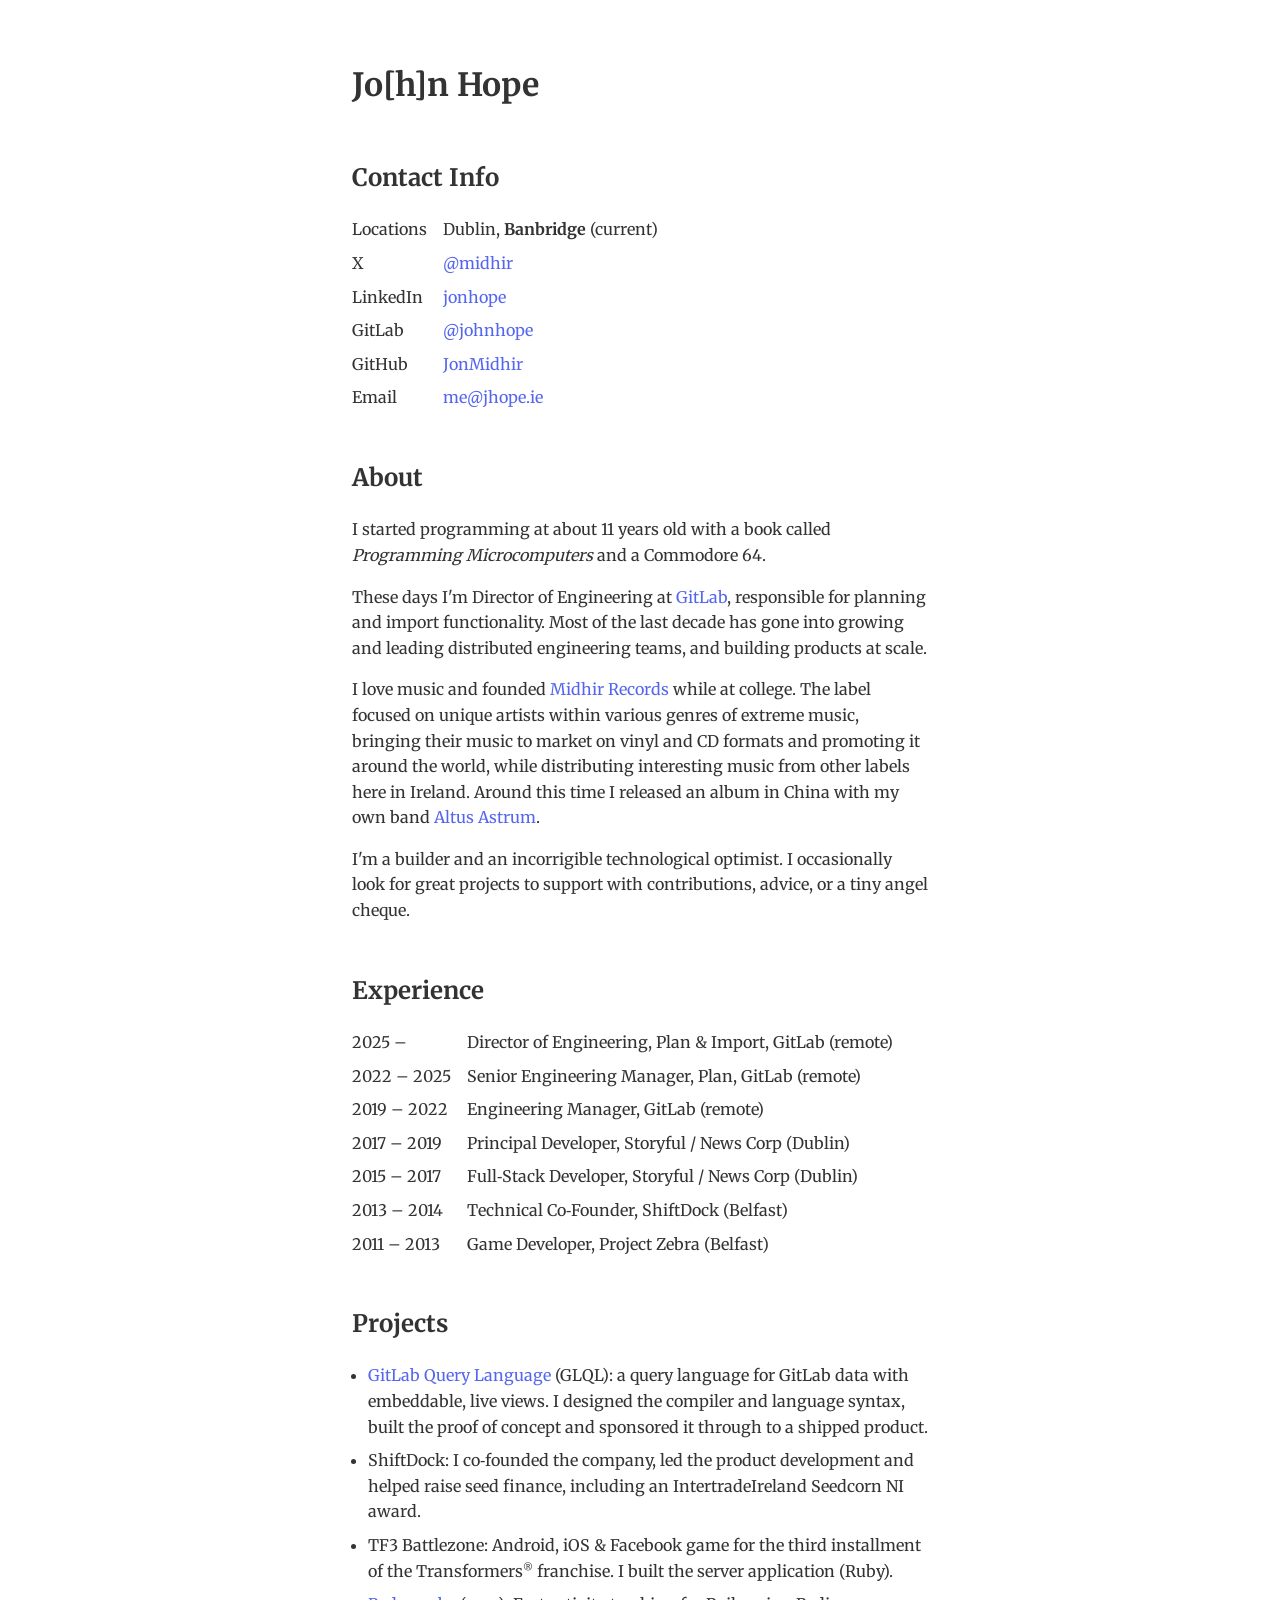
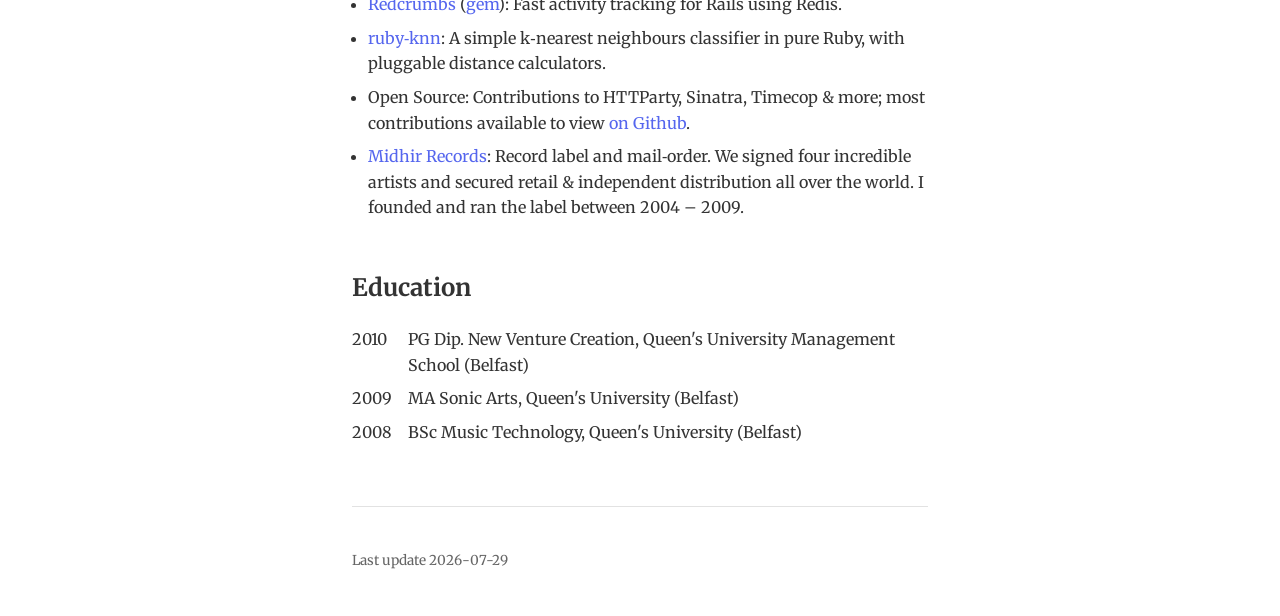
<file: index.html>
<!DOCTYPE html>
<html lang='en'>
  <head>
    <meta charset='utf-8'>
    <meta name='viewport' content='width=device-width, initial-scale=1'>

    <title>John Hope's Homepage</title>
    <meta name='description' content='Irish engineering leader. Director of Engineering at GitLab.'>
    <link rel='canonical' href='https://jhope.ie/'>

    <!-- Open graph attribution (esp. Facebook) -->
    <meta property='og:title' content='Jo[h]n Hope'>
    <meta property='og:type' content='website'>
    <meta property='og:site_name' content='Jo[h]n Hope'>
    <meta property='og:url' content='https://jhope.ie/'>
    <meta property='og:description' content='Irish engineering leader. Director of Engineering at GitLab.'>
    <meta property='og:image' content='https://jhope.ie/images/me.jpg'>
    <meta property='og:image:width' content='453'>
    <meta property='og:image:height' content='604'>
    <meta property='og:image:alt' content='John Hope'>

    <!-- Twitter cards -->
    <meta name='twitter:card' content='summary'>
    <meta name='twitter:url' content='https://jhope.ie/'>
    <meta name='twitter:title' content='Jo[h]n Hope'>
    <meta name='twitter:description' content='Irish engineering leader. Director of Engineering at GitLab.'>
    <meta name='twitter:image' content='https://jhope.ie/images/me.jpg'>
    <meta name='twitter:image:alt' content='John Hope'>

    <link rel='icon' href='favicon.svg' type='image/svg+xml'>
    <link rel='preload' href='fonts/merriweather-latin-var.woff2' as='font' type='font/woff2' crossorigin>
    <link rel='stylesheet' href='stylesheets/main.css'>
  </head>
  <body>
    <main>
      <h1>Jo[h]n Hope</h1>

      <!-- Contact info -->
      <section>
        <h2>Contact Info</h2>
        <dl class='rows'>
          <dt>Locations</dt>
          <dd>Dublin, <strong>Banbridge</strong> (current)</dd>

          <dt>X</dt>
          <dd><a href='https://x.com/midhir'>@midhir</a></dd>

          <dt>LinkedIn</dt>
          <dd><a href='https://www.linkedin.com/in/jonhope/'>jonhope</a></dd>

          <dt>GitLab</dt>
          <dd><a href='https://gitlab.com/johnhope'>@johnhope</a></dd>

          <dt>GitHub</dt>
          <dd><a href='https://github.com/jonmidhir'>JonMidhir</a></dd>

          <dt>Email</dt>
          <dd><a href='mailto:me@jhope.ie'>me@jhope.ie</a></dd>
        </dl>
      </section>

      <!-- About -->
      <section>
        <h2>About</h2>
        <p>
          I started programming at about 11 years old with a book called
          <em>Programming Microcomputers</em> and a Commodore 64.
        </p>
        <p>
          These days I'm Director of Engineering at <a href='https://gitlab.com'>GitLab</a>,
          responsible for planning and import
          functionality. Most of the last decade has gone into growing and leading
          distributed engineering teams, and building products at scale.
        </p>
        <p>
          I love music and founded <a href='https://midhirrecords.com'>Midhir Records</a>
          while at college. The label focused on unique artists within various genres
          of extreme music, bringing their music to market on vinyl and CD formats
          and promoting it around the world, while distributing interesting music
          from other labels here in Ireland. Around this time I released an album
          in China with my own band
          <a href='https://www.metal-archives.com/albums/Altus_Astrum/Antediluvian/286972'>Altus Astrum</a>.
        </p>
        <p>
          I'm a builder and an incorrigible technological optimist. I
          occasionally look for great projects to support with contributions,
          advice, or a tiny angel cheque.
        </p>
      </section>

      <!-- Experience -->
      <section>
        <h2>Experience</h2>
        <dl class='rows'>
          <dt>2025 &ndash;</dt>
          <dd>Director of Engineering, Plan &amp; Import, GitLab (remote)</dd>

          <dt>2022 &ndash; 2025</dt>
          <dd>Senior Engineering Manager, Plan, GitLab (remote)</dd>

          <dt>2019 &ndash; 2022</dt>
          <dd>Engineering Manager, GitLab (remote)</dd>

          <dt>2017 &ndash; 2019</dt>
          <dd>Principal Developer, Storyful / News Corp (Dublin)</dd>

          <dt>2015 &ndash; 2017</dt>
          <dd>Full&hyphen;Stack Developer, Storyful / News Corp (Dublin)</dd>

          <dt>2013 &ndash; 2014</dt>
          <dd>Technical Co&hyphen;Founder, ShiftDock (Belfast)</dd>

          <dt>2011 &ndash; 2013</dt>
          <dd>Game Developer, Project Zebra (Belfast)</dd>
        </dl>
      </section>

      <!-- Projects -->
      <section>
        <h2>Projects</h2>
        <ul>
          <li>
            <a href='https://docs.gitlab.com/user/glql/'>GitLab Query Language</a> (GLQL):
            a query language for GitLab data with embeddable, live views. I designed
            the compiler and language syntax, built the proof of concept and sponsored it through to a
            shipped product.
          </li>
          <li>
            ShiftDock: I co&hyphen;founded the company, led the product
            development and helped raise seed finance, including an IntertradeIreland
            Seedcorn NI award.
          </li>
          <li>
            TF3 Battlezone: Android, iOS &amp; Facebook game for the third installment of the Transformers<sup>&reg;</sup> franchise. I built the server application (Ruby).
          </li>
          <li>
            <a href='https://github.com/JonMidhir/Redcrumbs'>Redcrumbs</a> (<a href='https://rubygems.org/gems/redcrumbs'>gem</a>): Fast activity tracking for Rails using Redis.
          </li>
          <li>
            <a href='https://github.com/JonMidhir/ruby-knn'>ruby&hyphen;knn</a>: A simple k&hyphen;nearest neighbours classifier in pure Ruby, with pluggable distance calculators.
          </li>
          <li>
            Open Source: Contributions to HTTParty, Sinatra, Timecop &amp;
            more; most contributions available to view
            <a href='https://github.com/pulls?q=is%3Apr+archived%3Afalse+is%3Apublic+author%3AJonMidhir+is%3Aclosed'>on Github</a>.
          </li>
          <li>
            <a href='https://midhirrecords.com'>Midhir Records</a>: Record label and mail&hyphen;order. We signed four incredible artists and secured retail &amp; independent distribution all over the world. I founded and ran the label between 2004 &ndash; 2009.
          </li>
        </ul>
      </section>

      <!-- Ed-you-kay-shun -->
      <section>
        <h2>Education</h2>
        <dl class='rows'>
          <dt>2010</dt>
          <dd>PG Dip. New Venture Creation, Queen's University Management School (Belfast)</dd>

          <dt>2009</dt>
          <dd>MA Sonic Arts, Queen's University (Belfast)</dd>

          <dt>2008</dt>
          <dd>BSc Music Technology, Queen's University (Belfast)</dd>
        </dl>
      </section>
    </main>
    <footer>
      <p>Last update <time datetime='2026-07-29'>2026-07-29</time></p>
    </footer>
  </body>
</html>
</file>
<file: stylesheets/main.css>
@font-face {
  font-family: 'Merriweather';
  font-style: normal;
  font-weight: 300 900;
  font-display: swap;
  src: url('../fonts/merriweather-latin-var.woff2') format('woff2');
}

:root {
  color-scheme: light dark;

  --bg: #fff;
  --fg: #333;
  --link: #56e;
  --muted: #666;
  --muted-link: #555;
  --rule: #e2e2e2;
}

@media (prefers-color-scheme: dark) {
  :root {
    --bg: #1a1a1a;
    --fg: #ddd;
    --link: #8ab4f8;
    --muted: #999;
    --muted-link: #aaa;
    --rule: #333;
  }
}

body {
  font-family: 'Merriweather', Georgia, serif;
  background: var(--bg);
  color: var(--fg);
  font-size: 1rem;
  line-height: 1.6;
  margin: 0;
}

a {
  text-decoration: none;
  color: var(--link);
}

a:hover {
  text-decoration: underline;
}

main,
footer {
  width: min(36rem, 90%);
  margin: 0 auto;
}

main {
  padding: 60px 0;
}

main > h1 {
  margin-top: 0;
}

section {
  margin-top: 48px;
}

sup {
  font-size: 0.6em;
}

/* Two-column label/value rows (contact info, education) */
.rows {
  display: grid;
  grid-template-columns: max-content 1fr;
  gap: 8px 16px;
  margin: 0;
}

.rows dd {
  margin: 0;
}

ul {
  padding-left: 16px;
}

ul li {
  margin: 8px 0;
}

footer {
  border-top: 1px var(--rule) solid;
  font-size: 0.85em;
  color: var(--muted);
  padding: 30px 0;
}

footer a {
  color: var(--muted-link);
  text-decoration: underline;
}

/* Narrow screens: stack the label/value rows instead of squeezing two columns */
@media (max-width: 480px) {
  .rows {
    grid-template-columns: 1fr;
    gap: 2px;
  }

  .rows dt {
    font-weight: 700;
    margin-top: 12px;
  }

  .rows dt:first-child {
    margin-top: 0;
  }
}
</file>
